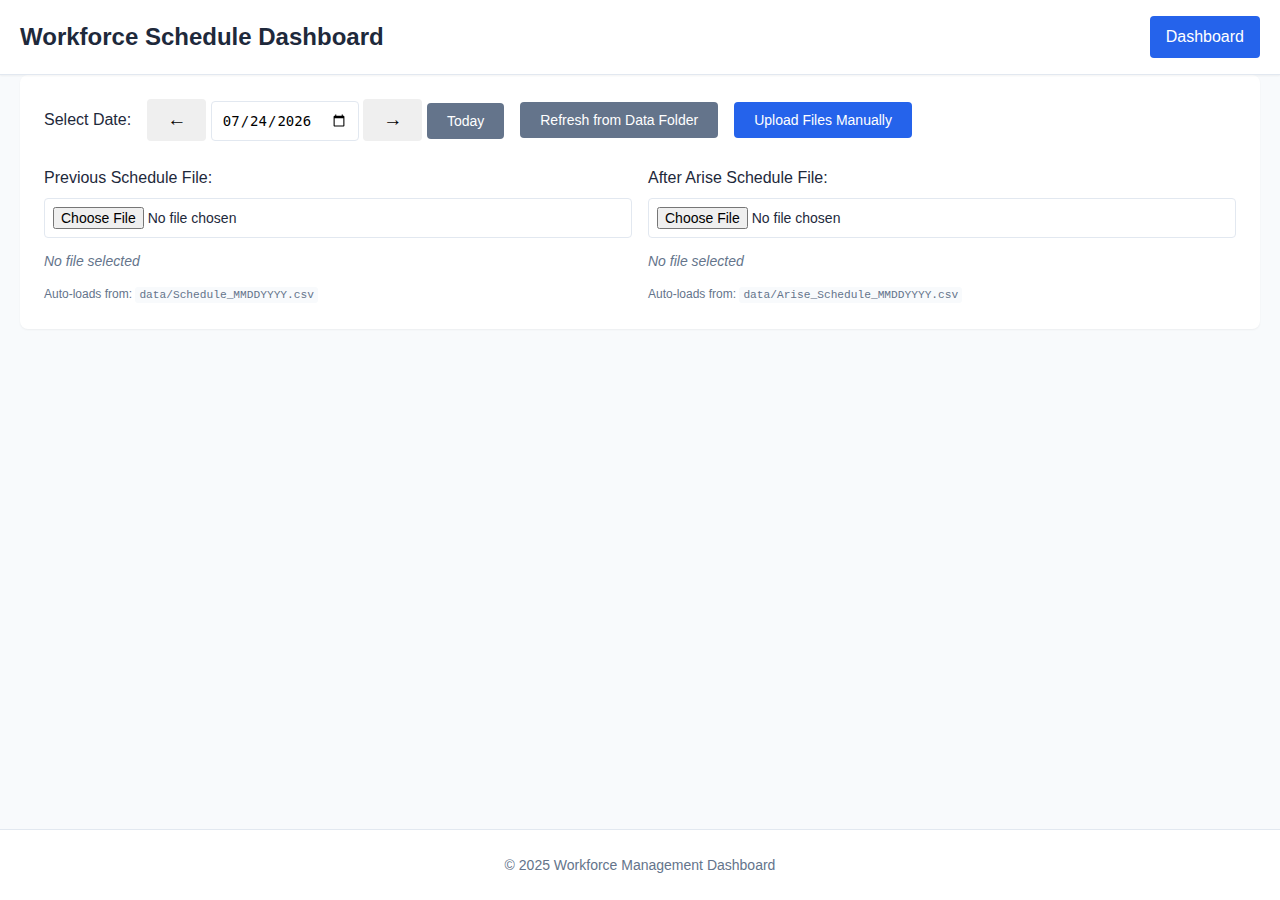
<file: index.html>
<!DOCTYPE html>
<html lang="en">
<head>
    <meta charset="UTF-8">
    <meta name="viewport" content="width=device-width, initial-scale=1.0">
    <title>Workforce Schedule Dashboard</title>
    <link rel="stylesheet" href="css/styles.css">
    <link rel="stylesheet" href="css/dashboard.css">
</head>
<body>
    <header class="main-header">
        <div class="container">
            <h1>Workforce Schedule Dashboard</h1>
            <nav>
                <a href="index.html" class="nav-link active">Dashboard</a>
            </nav>
        </div>
    </header>

    <main class="container">
        <section class="controls-section">
            <div class="date-selector-container">
                <label for="datePicker">Select Date:</label>
                <div class="date-navigation">
                    <button type="button" id="prevDayBtn" class="btn btn-icon" title="Previous Day">
                        <span style="font-size: 1.2rem;">←</span>
                    </button>
                    <input type="date" id="datePicker" class="date-input">
                    <button type="button" id="nextDayBtn" class="btn btn-icon" title="Next Day">
                        <span style="font-size: 1.2rem;">→</span>
                    </button>
                    <button type="button" id="todayBtn" class="btn btn-secondary" title="Go to Today">Today</button>
                </div>
                <button id="refreshDataBtn" class="btn btn-secondary">Refresh from Data Folder</button>
                <button id="loadDataBtn" class="btn btn-primary">Upload Files Manually</button>
            </div>
            
            <div class="file-upload-container">
                <div class="file-upload-group">
                    <label for="scheduleFile">Previous Schedule File:</label>
                    <input type="file" id="scheduleFile" accept=".csv" class="file-input">
                    <span class="file-name" id="scheduleFileName">No file selected</span>
                    <small class="file-help">Auto-loads from: <code>data/Schedule_MMDDYYYY.csv</code></small>
                </div>
                <div class="file-upload-group">
                    <label for="ariseFile">After Arise Schedule File:</label>
                    <input type="file" id="ariseFile" accept=".csv" class="file-input">
                    <span class="file-name" id="ariseFileName">No file selected</span>
                    <small class="file-help">Auto-loads from: <code>data/Arise_Schedule_MMDDYYYY.csv</code></small>
                </div>
            </div>

        </section>

        <!-- Filters Section -->
        <section class="filters-section" id="filtersSection" style="display: none;">
            <div class="filters-header">
                <div>
                    <h3>Dashboard Filters</h3>
                    <p>Select one or more filters using the checkboxes below. Use “Select All” or “Clear” for quick changes.</p>
                </div>
                <div class="filters-actions">
                    <button class="btn btn-secondary" id="clearFiltersBtn" type="button">Clear Filters</button>
                </div>
            </div>

            <div class="filters-grid">
                <div class="filter-card" data-filter="teams">
                    <div class="filter-card-header">
                        <div>
                            <label>Teams</label>
                            <small>Choose one or more teams</small>
                        </div>
                        <div class="filter-card-actions">
                            <button type="button" class="btn btn-link filter-select-all" data-filter-key="teams">Select All</button>
                            <button type="button" class="btn btn-link filter-clear" data-filter-key="teams">Clear</button>
                        </div>
                    </div>
                    <div class="filter-options" id="teamFilterOptions"></div>
                </div>

                <div class="filter-card" data-filter="states">
                    <div class="filter-card-header">
                        <div>
                            <label>Schedule States</label>
                            <small>Filter by specific schedule states</small>
                        </div>
                        <div class="filter-card-actions">
                            <button type="button" class="btn btn-link filter-select-all" data-filter-key="states">Select All</button>
                            <button type="button" class="btn btn-link filter-clear" data-filter-key="states">Clear</button>
                        </div>
                    </div>
                    <div class="filter-options" id="stateFilterOptions"></div>
                </div>

                <div class="filter-card" data-filter="categories">
                    <div class="filter-card-header">
                        <div>
                            <label>Schedule State Type (Category)</label>
                            <small>Breaks, meetings, training, etc.</small>
                        </div>
                        <div class="filter-card-actions">
                            <button type="button" class="btn btn-link filter-select-all" data-filter-key="categories">Select All</button>
                            <button type="button" class="btn btn-link filter-clear" data-filter-key="categories">Clear</button>
                        </div>
                    </div>
                    <div class="filter-options" id="categoryFilterOptions"></div>
                </div>

                <div class="filter-card" data-filter="groups">
                    <div class="filter-card-header">
                        <div>
                            <label>Schedule State Group</label>
                            <small>Focus on specific dashboard groups</small>
                        </div>
                        <div class="filter-card-actions">
                            <button type="button" class="btn btn-link filter-select-all" data-filter-key="groups">Select All</button>
                            <button type="button" class="btn btn-link filter-clear" data-filter-key="groups">Clear</button>
                        </div>
                    </div>
                    <div class="filter-options" id="groupFilterOptions"></div>
                </div>
            </div>

            <small class="filter-hint">Filters apply immediately when you change a selection.</small>
        </section>

        <!-- Dashboard Toggle Bar -->
        <section class="dashboard-toggle-bar" id="dashboardToggleBar" style="display: none;">
            <div class="toggle-bar-header">
                <div>
                    <h3>Dashboard Visibility</h3>
                    <p>Quickly show or hide entire dashboard groups.</p>
                </div>
                <div class="toggle-bar-actions">
                    <button type="button" class="btn btn-secondary" id="showAllDashboardsBtn">Show All</button>
                    <button type="button" class="btn btn-secondary" id="hideAllDashboardsBtn">Hide All</button>
                </div>
            </div>
            <div class="dashboard-toggle-pills" id="dashboardTogglePills">
                <!-- Pills injected dynamically -->
            </div>
        </section>

        <section class="loading-section" id="loadingSection" style="display: none;">
            <div class="loading-spinner"></div>
            <p>Processing schedule data...</p>
        </section>

        <section class="error-section" id="errorSection" style="display: none;">
            <div class="error-message" id="errorMessage"></div>
        </section>

        <section class="dashboards-container" id="dashboardsContainer" style="display: none;">
            <!-- Multiple dashboards will be dynamically inserted here, one per Schedule State Group -->
        </section>
    </main>

    <footer class="main-footer">
        <div class="container">
            <p>&copy; 2025 Workforce Management Dashboard</p>
        </div>
    </footer>

    <script src="lib/papaparse.min.js"></script>
    <script src="js/dateUtils.js"></script>
    <script src="js/stateConfig.js"></script>
    <script src="js/csvParser.js"></script>
    <script src="js/dataProcessor.js"></script>
    <script src="js/dashboardRenderer.js"></script>
    <script src="js/app.js"></script>
</body>
</html>
</file>
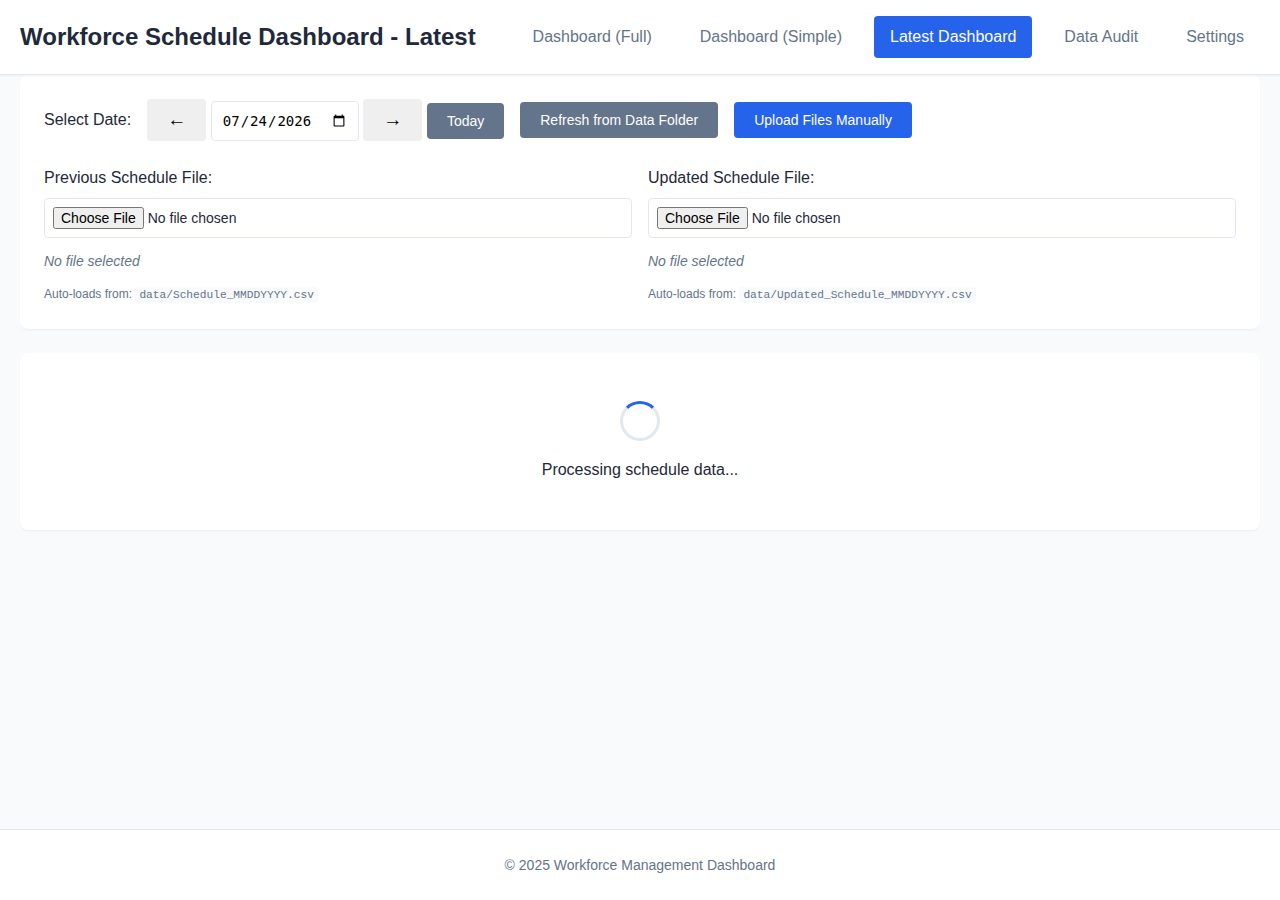
<file: dashboard-latest.html>
<!DOCTYPE html>
<html lang="en">
<head>
    <meta charset="UTF-8">
    <meta name="viewport" content="width=device-width, initial-scale=1.0">
    <title>Workforce Schedule Dashboard - Latest</title>
    <link rel="stylesheet" href="css/styles.css">
    <link rel="stylesheet" href="css/dashboard.css">
</head>
<body>
    <header class="main-header">
        <div class="container">
            <h1>Workforce Schedule Dashboard - Latest</h1>
            <nav>
                <a href="index.html" class="nav-link">Dashboard (Full)</a>
                <a href="dashboard-simple.html" class="nav-link">Dashboard (Simple)</a>
                <a href="dashboard-latest.html" class="nav-link active">Latest Dashboard</a>
                <a href="audit.html" class="nav-link">Data Audit</a>
                <a href="settings.html" class="nav-link">Settings</a>
            </nav>
        </div>
    </header>

    <main class="container">
        <section class="controls-section">
            <div class="date-selector-container">
                <label for="datePicker">Select Date:</label>
                <div class="date-navigation">
                    <button type="button" id="prevDayBtn" class="btn btn-icon" title="Previous Day">
                        <span style="font-size: 1.2rem;">←</span>
                    </button>
                    <input type="date" id="datePicker" class="date-input">
                    <button type="button" id="nextDayBtn" class="btn btn-icon" title="Next Day">
                        <span style="font-size: 1.2rem;">→</span>
                    </button>
                    <button type="button" id="todayBtn" class="btn btn-secondary" title="Go to Today">Today</button>
                </div>
                <button id="refreshDataBtn" class="btn btn-secondary">Refresh from Data Folder</button>
                <button id="loadDataBtn" class="btn btn-primary">Upload Files Manually</button>
            </div>
            
            <div class="file-upload-container">
                <div class="file-upload-group">
                    <label for="scheduleFile">Previous Schedule File:</label>
                    <input type="file" id="scheduleFile" accept=".csv" class="file-input">
                    <span class="file-name" id="scheduleFileName">No file selected</span>
                    <small class="file-help">Auto-loads from: <code>data/Schedule_MMDDYYYY.csv</code></small>
                </div>
                <div class="file-upload-group">
                    <label for="updatedFile">Updated Schedule File:</label>
                    <input type="file" id="updatedFile" accept=".csv" class="file-input">
                    <span class="file-name" id="updatedFileName">No file selected</span>
                    <small class="file-help">Auto-loads from: <code>data/Updated_Schedule_MMDDYYYY.csv</code></small>
                </div>
            </div>

        </section>

        <!-- Filters Section -->
        <section class="filters-section" id="filtersSection" style="display: none;">
            <div class="filters-header">
                <div>
                    <h3>Dashboard Filters</h3>
                    <p>Select one or more filters using the checkboxes below. Use "Select All" or "Clear" for quick changes.</p>
                </div>
                <div class="filters-actions">
                    <button class="btn btn-secondary" id="clearFiltersBtn" type="button">Clear Filters</button>
                </div>
            </div>

            <div class="filters-grid">
                <div class="filter-card" data-filter="teams">
                    <div class="filter-card-header">
                        <div>
                            <label>Teams</label>
                            <small>Choose one or more teams</small>
                        </div>
                        <div class="filter-card-actions">
                            <button type="button" class="btn btn-link filter-select-all" data-filter-key="teams">Select All</button>
                            <button type="button" class="btn btn-link filter-clear" data-filter-key="teams">Clear</button>
                        </div>
                    </div>
                    <div class="filter-options" id="teamFilterOptions"></div>
                </div>

                <div class="filter-card" data-filter="states">
                    <div class="filter-card-header">
                        <div>
                            <label>Schedule States</label>
                            <small>Filter by specific schedule states</small>
                        </div>
                        <div class="filter-card-actions">
                            <button type="button" class="btn btn-link filter-select-all" data-filter-key="states">Select All</button>
                            <button type="button" class="btn btn-link filter-clear" data-filter-key="states">Clear</button>
                        </div>
                    </div>
                    <div class="filter-options" id="stateFilterOptions"></div>
                </div>

                <div class="filter-card" data-filter="categories">
                    <div class="filter-card-header">
                        <div>
                            <label>Schedule State Type (Category)</label>
                            <small>Breaks, meetings, training, etc.</small>
                        </div>
                        <div class="filter-card-actions">
                            <button type="button" class="btn btn-link filter-select-all" data-filter-key="categories">Select All</button>
                            <button type="button" class="btn btn-link filter-clear" data-filter-key="categories">Clear</button>
                        </div>
                    </div>
                    <div class="filter-options" id="categoryFilterOptions"></div>
                </div>

                <div class="filter-card" data-filter="groups">
                    <div class="filter-card-header">
                        <div>
                            <label>Schedule State Group</label>
                            <small>Focus on specific dashboard groups</small>
                        </div>
                        <div class="filter-card-actions">
                            <button type="button" class="btn btn-link filter-select-all" data-filter-key="groups">Select All</button>
                            <button type="button" class="btn btn-link filter-clear" data-filter-key="groups">Clear</button>
                        </div>
                    </div>
                    <div class="filter-options" id="groupFilterOptions"></div>
                </div>
            </div>

            <small class="filter-hint">Filters apply immediately when you change a selection.</small>
        </section>

        <!-- Dashboard Toggle Bar -->
        <section class="dashboard-toggle-bar" id="dashboardToggleBar" style="display: none;">
            <div class="toggle-bar-header">
                <div>
                    <h3>Dashboard Visibility</h3>
                    <p>Quickly show or hide entire dashboard groups.</p>
                </div>
                <div class="toggle-bar-actions">
                    <button type="button" class="btn btn-secondary" id="showAllDashboardsBtn">Show All</button>
                    <button type="button" class="btn btn-secondary" id="hideAllDashboardsBtn">Hide All</button>
                </div>
            </div>
            <div class="dashboard-toggle-pills" id="dashboardTogglePills">
                <!-- Pills injected dynamically -->
            </div>
        </section>

        <section class="loading-section" id="loadingSection" style="display: none;">
            <div class="loading-spinner"></div>
            <p>Processing schedule data...</p>
        </section>

        <section class="error-section" id="errorSection" style="display: none;">
            <div class="error-message" id="errorMessage"></div>
        </section>

        <section class="dashboards-container" id="dashboardsContainer" style="display: none;">
            <!-- Multiple dashboards will be dynamically inserted here, one per Schedule State Group -->
        </section>
    </main>

    <footer class="main-footer">
        <div class="container">
            <p>&copy; 2025 Workforce Management Dashboard</p>
        </div>
    </footer>

    <script src="lib/papaparse.min.js"></script>
    <script src="js/dateUtils.js"></script>
    <script src="js/stateConfig-latest.js"></script>
    <script src="js/csvParser.js"></script>
    <script src="js/dataProcessor.js"></script>
    <script src="js/dashboardRenderer.js"></script>
    <script src="js/app-latest.js"></script>
</body>
</html>
</file>
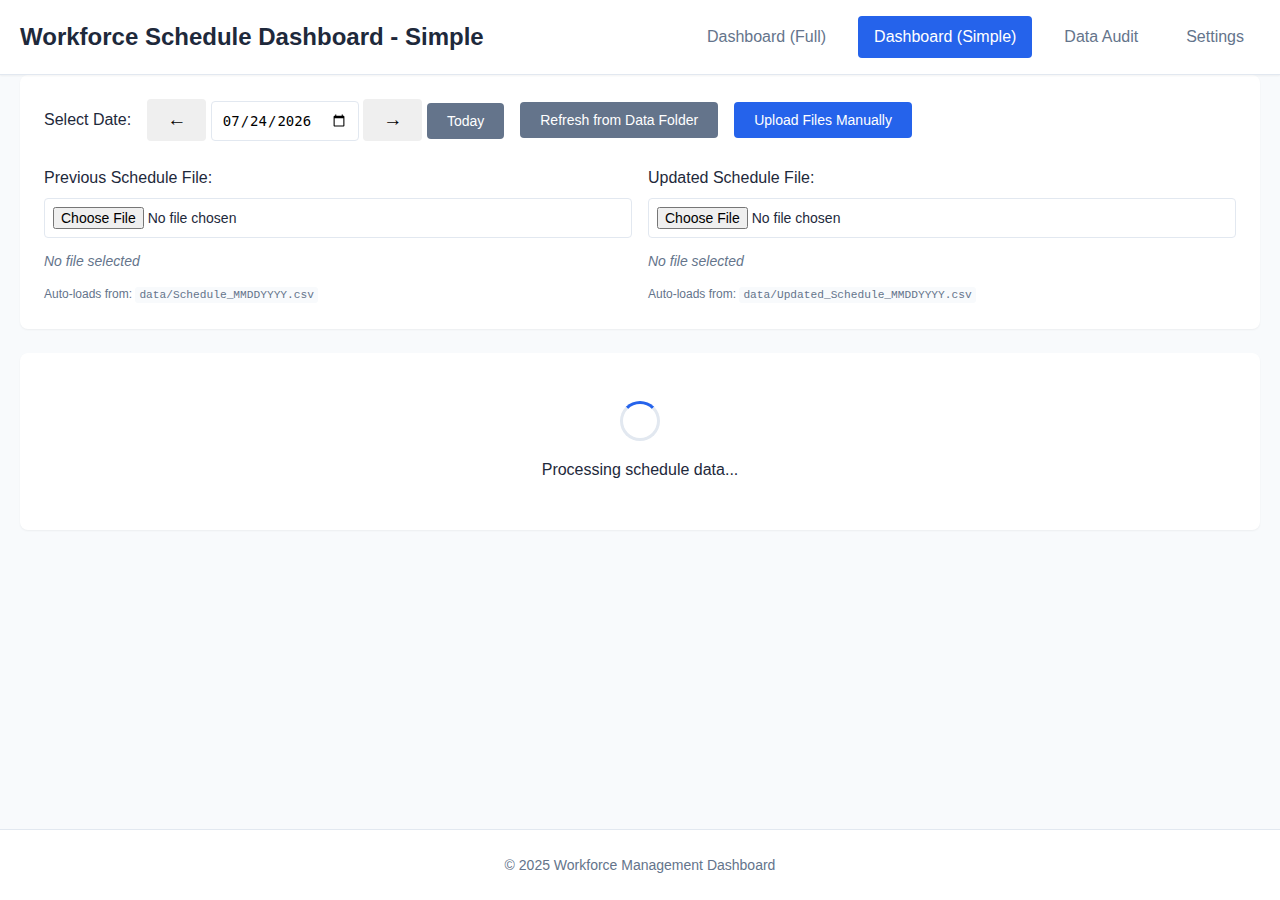
<file: dashboard-simple.html>
<!DOCTYPE html>
<html lang="en">
<head>
    <meta charset="UTF-8">
    <meta name="viewport" content="width=device-width, initial-scale=1.0">
    <title>Workforce Schedule Dashboard - Simple</title>
    <link rel="stylesheet" href="css/styles.css">
    <link rel="stylesheet" href="css/dashboard.css">
</head>
<body>
    <header class="main-header">
        <div class="container">
            <h1>Workforce Schedule Dashboard - Simple</h1>
            <nav>
                <a href="index.html" class="nav-link">Dashboard (Full)</a>
                <a href="dashboard-simple.html" class="nav-link active">Dashboard (Simple)</a>
                <a href="audit.html" class="nav-link">Data Audit</a>
                <a href="settings.html" class="nav-link">Settings</a>
            </nav>
        </div>
    </header>

    <main class="container">
        <section class="controls-section">
            <div class="date-selector-container">
                <label for="datePicker">Select Date:</label>
                <div class="date-navigation">
                    <button type="button" id="prevDayBtn" class="btn btn-icon" title="Previous Day">
                        <span style="font-size: 1.2rem;">←</span>
                    </button>
                    <input type="date" id="datePicker" class="date-input">
                    <button type="button" id="nextDayBtn" class="btn btn-icon" title="Next Day">
                        <span style="font-size: 1.2rem;">→</span>
                    </button>
                    <button type="button" id="todayBtn" class="btn btn-secondary" title="Go to Today">Today</button>
                </div>
                <button id="refreshDataBtn" class="btn btn-secondary">Refresh from Data Folder</button>
                <button id="loadDataBtn" class="btn btn-primary">Upload Files Manually</button>
            </div>
            
            <div class="file-upload-container">
                <div class="file-upload-group">
                    <label for="scheduleFile">Previous Schedule File:</label>
                    <input type="file" id="scheduleFile" accept=".csv" class="file-input">
                    <span class="file-name" id="scheduleFileName">No file selected</span>
                    <small class="file-help">Auto-loads from: <code>data/Schedule_MMDDYYYY.csv</code></small>
                </div>
                <div class="file-upload-group">
                    <label for="updatedFile">Updated Schedule File:</label>
                    <input type="file" id="updatedFile" accept=".csv" class="file-input">
                    <span class="file-name" id="updatedFileName">No file selected</span>
                    <small class="file-help">Auto-loads from: <code>data/Updated_Schedule_MMDDYYYY.csv</code></small>
                </div>
            </div>

        </section>

        <!-- Filters Section - Simplified (No Schedule States Filter) -->
        <section class="filters-section" id="filtersSection" style="display: none;">
            <div class="filters-header">
                <div>
                    <h3>Dashboard Filters</h3>
                    <p>Filter by team, category, or group. Schedule state filtering is disabled in this simplified view.</p>
                </div>
                <div class="filters-actions">
                    <button class="btn btn-secondary" id="clearFiltersBtn" type="button">Clear Filters</button>
                </div>
            </div>

            <div class="filters-grid">
                <div class="filter-card" data-filter="teams">
                    <div class="filter-card-header">
                        <div>
                            <label>Teams</label>
                            <small>Choose one or more teams</small>
                        </div>
                        <div class="filter-card-actions">
                            <button type="button" class="btn btn-link filter-select-all" data-filter-key="teams">Select All</button>
                            <button type="button" class="btn btn-link filter-clear" data-filter-key="teams">Clear</button>
                        </div>
                    </div>
                    <div class="filter-options" id="teamFilterOptions"></div>
                </div>

                <div class="filter-card" data-filter="categories">
                    <div class="filter-card-header">
                        <div>
                            <label>Schedule State Type (Category)</label>
                            <small>Breaks, meetings, training, etc.</small>
                        </div>
                        <div class="filter-card-actions">
                            <button type="button" class="btn btn-link filter-select-all" data-filter-key="categories">Select All</button>
                            <button type="button" class="btn btn-link filter-clear" data-filter-key="categories">Clear</button>
                        </div>
                    </div>
                    <div class="filter-options" id="categoryFilterOptions"></div>
                </div>

                <div class="filter-card" data-filter="groups">
                    <div class="filter-card-header">
                        <div>
                            <label>Schedule State Group</label>
                            <small>Focus on specific dashboard groups</small>
                        </div>
                        <div class="filter-card-actions">
                            <button type="button" class="btn btn-link filter-select-all" data-filter-key="groups">Select All</button>
                            <button type="button" class="btn btn-link filter-clear" data-filter-key="groups">Clear</button>
                        </div>
                    </div>
                    <div class="filter-options" id="groupFilterOptions"></div>
                </div>
            </div>

            <small class="filter-hint">Filters apply immediately when you change a selection.</small>
        </section>

        <!-- Dashboard Toggle Bar -->
        <section class="dashboard-toggle-bar" id="dashboardToggleBar" style="display: none;">
            <div class="toggle-bar-header">
                <div>
                    <h3>Dashboard Visibility</h3>
                    <p>Quickly show or hide entire dashboard groups.</p>
                </div>
                <div class="toggle-bar-actions">
                    <button type="button" class="btn btn-secondary" id="showAllDashboardsBtn">Show All</button>
                    <button type="button" class="btn btn-secondary" id="hideAllDashboardsBtn">Hide All</button>
                </div>
            </div>
            <div class="dashboard-toggle-pills" id="dashboardTogglePills">
                <!-- Pills injected dynamically -->
            </div>
        </section>

        <section class="loading-section" id="loadingSection" style="display: none;">
            <div class="loading-spinner"></div>
            <p>Processing schedule data...</p>
        </section>

        <section class="error-section" id="errorSection" style="display: none;">
            <div class="error-message" id="errorMessage"></div>
        </section>

        <section class="dashboards-container" id="dashboardsContainer" style="display: none;">
            <!-- Multiple dashboards will be dynamically inserted here, one per Schedule State Group -->
        </section>
    </main>

    <footer class="main-footer">
        <div class="container">
            <p>&copy; 2025 Workforce Management Dashboard</p>
        </div>
    </footer>

    <script src="lib/papaparse.min.js"></script>
    <script src="js/dateUtils.js"></script>
    <script src="js/stateConfig.js"></script>
    <script src="js/csvParser.js"></script>
    <script src="js/dataProcessor.js"></script>
    <script src="js/dashboardRenderer.js"></script>
    <script src="js/app-simple.js"></script>
</body>
</html>
</file>
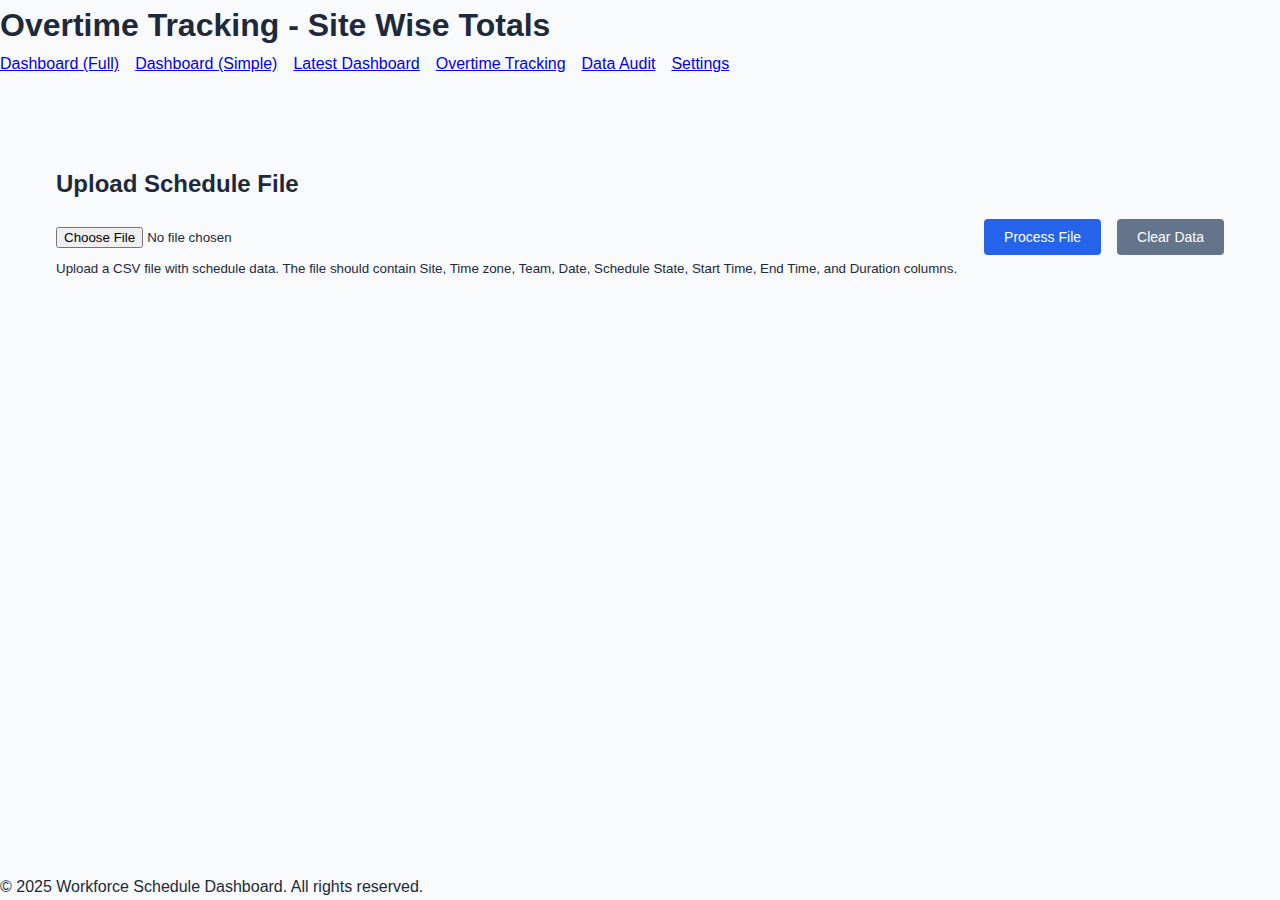
<file: overtime-tracking.html>
<!DOCTYPE html>
<html lang="en">
<head>
    <meta charset="UTF-8">
    <meta name="viewport" content="width=device-width, initial-scale=1.0">
    <title>Overtime Tracking - Site Wise Totals</title>
    <link rel="stylesheet" href="css/styles.css">
    <style>
        .overtime-container {
            max-width: 1400px;
            margin: 0 auto;
            padding: 2rem;
        }
        .upload-section {
            background: var(--card-background);
            border-radius: var(--radius);
            padding: 1.5rem;
            margin-bottom: 2rem;
            box-shadow: var(--shadow);
        }
        .upload-section h2 {
            margin-top: 0;
            margin-bottom: 1rem;
        }
        .file-input-wrapper {
            display: flex;
            gap: 1rem;
            align-items: center;
            flex-wrap: wrap;
        }
        .file-input-wrapper input[type="file"] {
            flex: 1;
            min-width: 200px;
        }
        .overtime-table-container {
            background: var(--card-background);
            border-radius: var(--radius);
            padding: 1.5rem;
            box-shadow: var(--shadow);
            overflow-x: auto;
        }
        .overtime-table {
            width: 100%;
            border-collapse: collapse;
            font-size: 0.9rem;
        }
        .overtime-table th,
        .overtime-table td {
            padding: 0.75rem;
            text-align: center;
            border: 1px solid var(--border-color);
        }
        .overtime-table th {
            background: var(--primary-color);
            color: white;
            font-weight: 600;
            position: sticky;
            top: 0;
            z-index: 10;
        }
        .overtime-table th.date-header {
            background: var(--secondary-color);
        }
        .overtime-table td {
            background: var(--background);
        }
        .overtime-table tr:nth-child(even) td {
            background: var(--card-background);
        }
        .overtime-table tr:hover td {
            background: var(--hover-background);
        }
        .site-column {
            font-weight: 500;
        }
        .requirement-input {
            width: 80px;
            padding: 0.5rem;
            border: 1px solid var(--border-color);
            border-radius: var(--radius-sm);
            text-align: center;
            font-size: 0.9rem;
        }
        .requirement-input:focus {
            outline: none;
            border-color: var(--primary-color);
            box-shadow: 0 0 0 2px rgba(var(--primary-color-rgb), 0.2);
        }
        .percentage-cell {
            font-weight: 600;
        }
        .percentage-cell.positive {
            color: var(--success-color);
        }
        .percentage-cell.negative {
            color: var(--danger-color);
        }
        .total-row {
            font-weight: 700;
            background: var(--primary-color) !important;
            color: white;
        }
        .total-row td {
            background: var(--primary-color) !important;
            color: white;
        }
        .loading-message {
            text-align: center;
            padding: 2rem;
            color: var(--text-secondary);
            font-style: italic;
        }
        .error-message {
            background: var(--danger-color);
            color: white;
            padding: 1rem;
            border-radius: var(--radius);
            margin-bottom: 1rem;
        }
        .info-message {
            background: var(--info-color, #e3f2fd);
            color: var(--text-primary);
            padding: 1rem;
            border-radius: var(--radius);
            margin-bottom: 1rem;
            border-left: 4px solid var(--primary-color);
        }
    </style>
</head>
<body>
    <header>
        <div class="header-content">
            <h1>Overtime Tracking - Site Wise Totals</h1>
            <nav>
                <a href="index.html">Dashboard (Full)</a>
                <a href="dashboard-simple.html">Dashboard (Simple)</a>
                <a href="dashboard-latest.html">Latest Dashboard</a>
                <a href="overtime-tracking.html" class="active">Overtime Tracking</a>
                <a href="audit.html">Data Audit</a>
                <a href="settings.html">Settings</a>
            </nav>
        </div>
    </header>

    <main>
        <div class="overtime-container">
            <div class="upload-section">
                <h2>Upload Schedule File</h2>
                <div class="file-input-wrapper">
                    <input type="file" id="scheduleFileInput" accept=".csv" />
                    <button class="btn btn-primary" id="processFileBtn" type="button">Process File</button>
                    <button class="btn btn-secondary" id="clearDataBtn" type="button">Clear Data</button>
                </div>
                <small class="text-muted">Upload a CSV file with schedule data. The file should contain Site, Time zone, Team, Date, Schedule State, Start Time, End Time, and Duration columns.</small>
            </div>

            <div id="errorContainer"></div>
            <div id="infoContainer"></div>

            <div class="overtime-table-container" id="tableContainer" style="display: none;">
                <h2>Overtime Totals by Site and Date (EST)</h2>
                <div id="tableContent"></div>
            </div>

            <div id="loadingMessage" class="loading-message" style="display: none;">
                Processing schedule data...
            </div>
        </div>
    </main>

    <footer>
        <p>&copy; 2025 Workforce Schedule Dashboard. All rights reserved.</p>
    </footer>

    <script src="lib/papaparse.min.js"></script>
    <script src="js/dateUtils.js"></script>
    <script src="js/overtimeApp.js"></script>
</body>
</html>
</file>
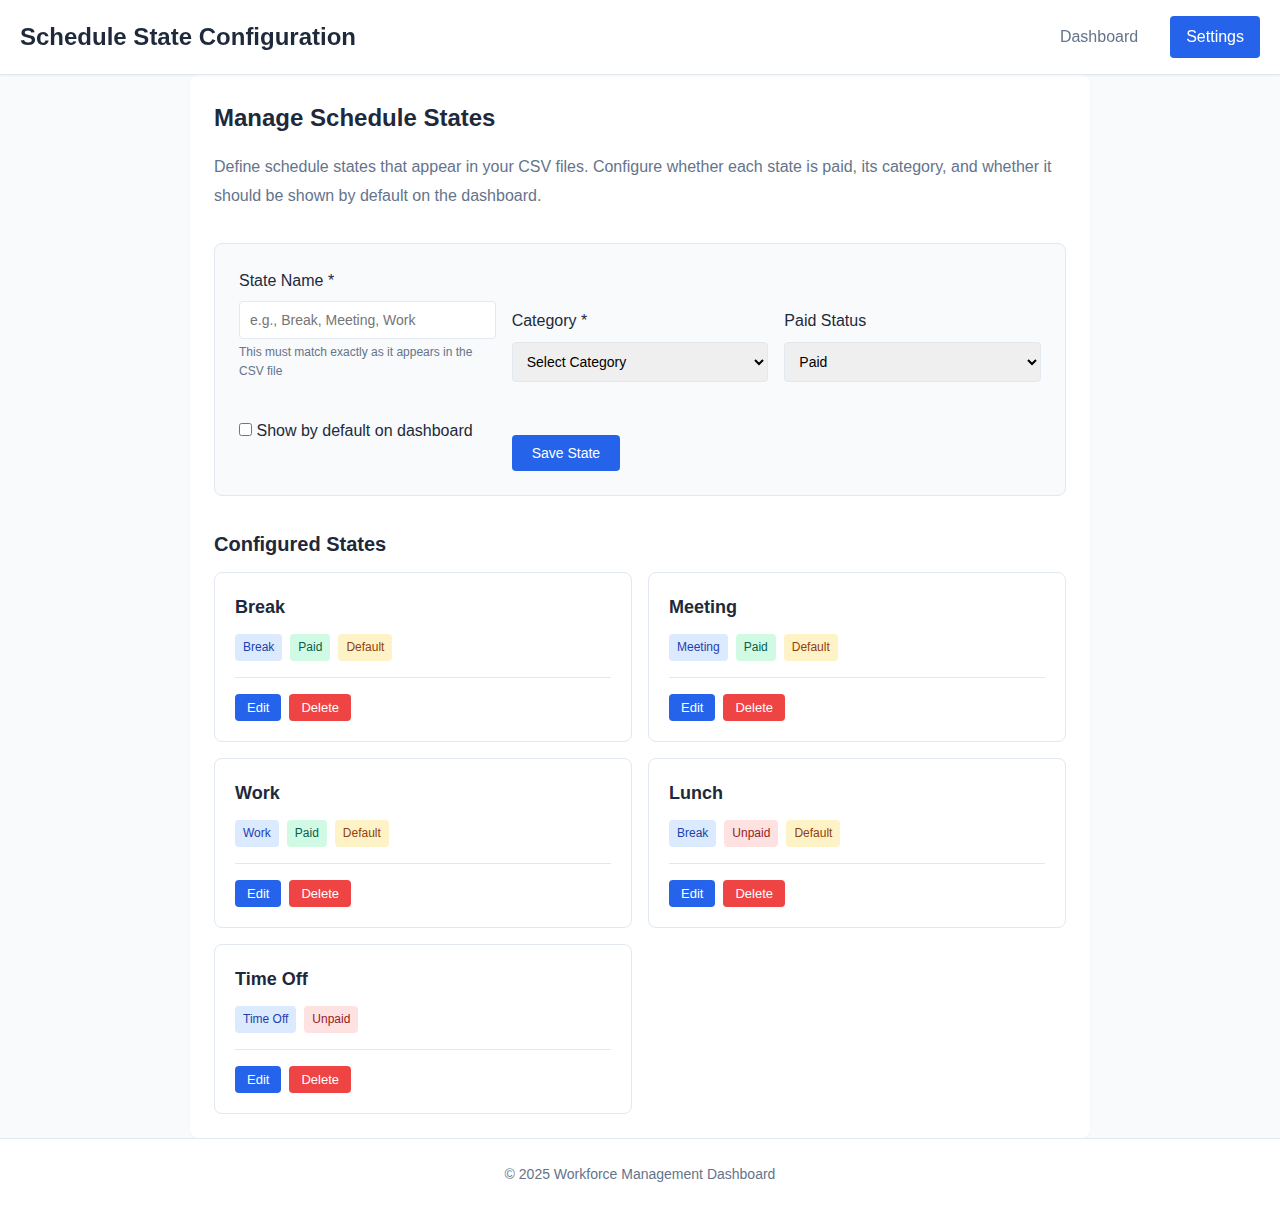
<file: settings.html>
<!DOCTYPE html>
<html lang="en">
<head>
    <meta charset="UTF-8">
    <meta name="viewport" content="width=device-width, initial-scale=1.0">
    <title>Schedule State Configuration</title>
    <link rel="stylesheet" href="css/styles.css">
    <link rel="stylesheet" href="css/dashboard.css">
</head>
<body>
    <header class="main-header">
        <div class="container">
            <h1>Schedule State Configuration</h1>
            <nav>
                <a href="index.html" class="nav-link">Dashboard</a>
                <a href="settings.html" class="nav-link active">Settings</a>
            </nav>
        </div>
    </header>

    <main class="container">
        <section class="settings-section">
            <h2>Manage Schedule States</h2>
            <p class="settings-description">
                Define schedule states that appear in your CSV files. Configure whether each state is paid, 
                its category, and whether it should be shown by default on the dashboard.
            </p>

            <div class="state-form-container">
                <form id="stateForm" class="state-form">
                    <div class="form-group">
                        <label for="stateName">State Name *</label>
                        <input type="text" id="stateName" required placeholder="e.g., Break, Meeting, Work">
                        <small>This must match exactly as it appears in the CSV file</small>
                    </div>

                    <div class="form-group">
                        <label for="stateCategory">Category *</label>
                        <select id="stateCategory" required>
                            <option value="">Select Category</option>
                            <option value="Break">Break</option>
                            <option value="Meeting">Meeting</option>
                            <option value="Work">Work</option>
                            <option value="Time Off">Time Off</option>
                            <option value="Other">Other</option>
                        </select>
                    </div>

                    <div class="form-group">
                        <label for="isPaid">Paid Status</label>
                        <select id="isPaid" required>
                            <option value="true">Paid</option>
                            <option value="false">Unpaid</option>
                        </select>
                    </div>

                    <div class="form-group">
                        <label class="checkbox-label">
                            <input type="checkbox" id="isDefault">
                            <span>Show by default on dashboard</span>
                        </label>
                    </div>

                    <div class="form-actions">
                        <button type="submit" class="btn btn-primary" id="saveStateBtn">Save State</button>
                        <button type="button" class="btn btn-secondary" id="cancelEditBtn" style="display: none;">Cancel</button>
                    </div>
                </form>
            </div>

            <div class="states-list-container">
                <h3>Configured States</h3>
                <div id="statesList" class="states-list">
                    <!-- Dynamic state cards will be inserted here -->
                </div>
            </div>
        </section>
    </main>

    <footer class="main-footer">
        <div class="container">
            <p>&copy; 2025 Workforce Management Dashboard</p>
        </div>
    </footer>

    <script src="js/stateConfig.js"></script>
    <script>
        // Settings page specific script
        let editingStateId = null;

        document.addEventListener('DOMContentLoaded', function() {
            const form = document.getElementById('stateForm');
            const statesList = document.getElementById('statesList');
            const cancelBtn = document.getElementById('cancelEditBtn');

            function renderStates() {
                const states = StateConfig.getAllStates();
                statesList.innerHTML = '';

                if (states.length === 0) {
                    statesList.innerHTML = '<p class="no-states">No states configured yet. Add your first state above.</p>';
                    return;
                }

                states.forEach(state => {
                    const card = document.createElement('div');
                    card.className = 'state-card';
                    card.innerHTML = `
                        <div class="state-card-header">
                            <h4>${state.name}</h4>
                            <div class="state-badges">
                                <span class="badge badge-category">${state.category}</span>
                                <span class="badge ${state.isPaid ? 'badge-paid' : 'badge-unpaid'}">
                                    ${state.isPaid ? 'Paid' : 'Unpaid'}
                                </span>
                                ${state.isDefault ? '<span class="badge badge-default">Default</span>' : ''}
                            </div>
                        </div>
                        <div class="state-card-actions">
                            <button class="btn btn-small btn-edit" data-id="${state.id}">Edit</button>
                            <button class="btn btn-small btn-delete" data-id="${state.id}">Delete</button>
                        </div>
                    `;
                    statesList.appendChild(card);
                });

                // Add event listeners
                document.querySelectorAll('.btn-edit').forEach(btn => {
                    btn.addEventListener('click', function() {
                        const stateId = this.getAttribute('data-id');
                        editState(stateId);
                    });
                });

                document.querySelectorAll('.btn-delete').forEach(btn => {
                    btn.addEventListener('click', function() {
                        const stateId = this.getAttribute('data-id');
                        if (confirm('Are you sure you want to delete this state?')) {
                            StateConfig.deleteState(stateId);
                            renderStates();
                        }
                    });
                });
            }

            function editState(stateId) {
                const state = StateConfig.getState(stateId);
                if (!state) return;

                editingStateId = stateId;
                document.getElementById('stateName').value = state.name;
                document.getElementById('stateCategory').value = state.category;
                document.getElementById('isPaid').value = state.isPaid.toString();
                document.getElementById('isDefault').checked = state.isDefault;
                document.getElementById('saveStateBtn').textContent = 'Update State';
                cancelBtn.style.display = 'inline-block';
                document.getElementById('stateName').focus();
            }

            function resetForm() {
                editingStateId = null;
                form.reset();
                document.getElementById('saveStateBtn').textContent = 'Save State';
                cancelBtn.style.display = 'none';
            }

            form.addEventListener('submit', function(e) {
                e.preventDefault();
                const stateData = {
                    name: document.getElementById('stateName').value.trim(),
                    category: document.getElementById('stateCategory').value,
                    isPaid: document.getElementById('isPaid').value === 'true',
                    isDefault: document.getElementById('isDefault').checked
                };

                if (editingStateId) {
                    StateConfig.updateState(editingStateId, stateData);
                } else {
                    StateConfig.addState(stateData);
                }

                resetForm();
                renderStates();
            });

            cancelBtn.addEventListener('click', resetForm);

            // Initial render
            renderStates();
        });
    </script>
</body>
</html>
</file>
<file: css/styles.css>
/* Global Styles */
* {
    margin: 0;
    padding: 0;
    box-sizing: border-box;
}

:root {
    --primary-color: #2563eb;
    --primary-dark: #1e40af;
    --secondary-color: #64748b;
    --success-color: #10b981;
    --warning-color: #f59e0b;
    --danger-color: #ef4444;
    --background: #f8fafc;
    --surface: #ffffff;
    --text-primary: #1e293b;
    --text-secondary: #64748b;
    --border-color: #e2e8f0;
    --shadow-sm: 0 1px 2px 0 rgba(0, 0, 0, 0.05);
    --shadow-md: 0 4px 6px -1px rgba(0, 0, 0, 0.1);
    --shadow-lg: 0 10px 15px -3px rgba(0, 0, 0, 0.1);
    --radius: 8px;
    --radius-sm: 4px;
}

body {
    font-family: -apple-system, BlinkMacSystemFont, 'Segoe UI', Roboto, 'Helvetica Neue', Arial, sans-serif;
    background-color: var(--background);
    color: var(--text-primary);
    line-height: 1.6;
    min-height: 100vh;
    display: flex;
    flex-direction: column;
}

.container {
    max-width: 1400px;
    margin: 0 auto;
    padding: 0 20px;
    width: 100%;
}

/* Header */
.main-header {
    background-color: var(--surface);
    border-bottom: 1px solid var(--border-color);
    box-shadow: var(--shadow-sm);
    padding: 1rem 0;
    position: sticky;
    top: 0;
    z-index: 100;
}

.main-header .container {
    display: flex;
    justify-content: space-between;
    align-items: center;
}

.main-header h1 {
    font-size: 1.5rem;
    font-weight: 600;
    color: var(--text-primary);
}

nav {
    display: flex;
    gap: 1rem;
}

.nav-link {
    padding: 0.5rem 1rem;
    text-decoration: none;
    color: var(--text-secondary);
    border-radius: var(--radius-sm);
    transition: all 0.2s;
    font-weight: 500;
}

.nav-link:hover {
    background-color: var(--background);
    color: var(--primary-color);
}

.nav-link.active {
    background-color: var(--primary-color);
    color: white;
}

/* Main Content */
main {
    flex: 1;
    padding: 2rem 0;
}

/* Footer */
.main-footer {
    background-color: var(--surface);
    border-top: 1px solid var(--border-color);
    padding: 1.5rem 0;
    margin-top: auto;
    text-align: center;
    color: var(--text-secondary);
    font-size: 0.875rem;
}

/* Buttons */
.btn {
    padding: 0.625rem 1.25rem;
    border: none;
    border-radius: var(--radius-sm);
    font-size: 0.875rem;
    font-weight: 500;
    cursor: pointer;
    transition: all 0.2s;
    display: inline-block;
    text-decoration: none;
}

.btn-primary {
    background-color: var(--primary-color);
    color: white;
}

.btn-primary:hover {
    background-color: var(--primary-dark);
}

.btn-secondary {
    background-color: var(--secondary-color);
    color: white;
}

.btn-secondary:hover {
    background-color: #475569;
}

.btn-small {
    padding: 0.375rem 0.75rem;
    font-size: 0.8125rem;
}

.btn-edit {
    background-color: var(--primary-color);
    color: white;
}

.btn-edit:hover {
    background-color: var(--primary-dark);
}

.btn-delete {
    background-color: var(--danger-color);
    color: white;
}

.btn-delete:hover {
    background-color: #dc2626;
}

/* Form Elements */
.form-group {
    margin-bottom: 1.25rem;
}

.form-group label {
    display: block;
    margin-bottom: 0.5rem;
    font-weight: 500;
    color: var(--text-primary);
}

.form-group input[type="text"],
.form-group input[type="date"],
.form-group select {
    width: 100%;
    padding: 0.625rem;
    border: 1px solid var(--border-color);
    border-radius: var(--radius-sm);
    font-size: 0.875rem;
    transition: border-color 0.2s;
}

.form-group input:focus,
.form-group select:focus {
    outline: none;
    border-color: var(--primary-color);
    box-shadow: 0 0 0 3px rgba(37, 99, 235, 0.1);
}

.form-group small {
    display: block;
    margin-top: 0.25rem;
    color: var(--text-secondary);
    font-size: 0.75rem;
}

.checkbox-label {
    display: flex;
    align-items: center;
    gap: 0.5rem;
    cursor: pointer;
}

.checkbox-label input[type="checkbox"] {
    width: auto;
    cursor: pointer;
}

/* Sections */
section {
    background-color: var(--surface);
    border-radius: var(--radius);
    padding: 1.5rem;
    margin-bottom: 1.5rem;
    box-shadow: var(--shadow-sm);
}

section h2 {
    margin-bottom: 1rem;
    color: var(--text-primary);
    font-size: 1.5rem;
}

section h3 {
    margin-bottom: 0.75rem;
    color: var(--text-primary);
    font-size: 1.25rem;
}

/* Loading Spinner */
.loading-spinner {
    border: 3px solid var(--border-color);
    border-top: 3px solid var(--primary-color);
    border-radius: 50%;
    width: 40px;
    height: 40px;
    animation: spin 1s linear infinite;
    margin: 0 auto 1rem;
}

@keyframes spin {
    0% { transform: rotate(0deg); }
    100% { transform: rotate(360deg); }
}

.loading-section {
    text-align: center;
    padding: 3rem;
}

/* Error Messages */
.error-section {
    padding: 1rem;
    background-color: #fef2f2;
    border: 1px solid #fecaca;
    border-radius: var(--radius-sm);
    margin-bottom: 1.5rem;
}

.error-message {
    color: var(--danger-color);
    font-weight: 500;
}

/* Badges */
.badge {
    display: inline-block;
    padding: 0.25rem 0.5rem;
    border-radius: var(--radius-sm);
    font-size: 0.75rem;
    font-weight: 500;
}

.badge-category {
    background-color: #dbeafe;
    color: #1e40af;
}

.badge-paid {
    background-color: #d1fae5;
    color: #065f46;
}

.badge-unpaid {
    background-color: #fee2e2;
    color: #991b1b;
}

.badge-default {
    background-color: #fef3c7;
    color: #92400e;
}

/* Responsive */
@media (max-width: 768px) {
    .main-header .container {
        flex-direction: column;
        gap: 1rem;
    }

    main {
        padding: 1rem 0;
    }

    section {
        padding: 1rem;
    }
}
</file>
<file: css/dashboard.css>
/* Dashboard Specific Styles */

/* Controls Section */
.controls-section {
    display: flex;
    flex-direction: column;
    gap: 1.5rem;
}

.date-selector-container {
    display: flex;
    align-items: center;
    gap: 1rem;
    flex-wrap: wrap;
}

.date-selector-container label {
    font-weight: 500;
    color: var(--text-primary);
}

.date-input {
    padding: 0.625rem;
    border: 1px solid var(--border-color);
    border-radius: var(--radius-sm);
    font-size: 0.875rem;
}

.file-upload-container {
    display: grid;
    grid-template-columns: repeat(auto-fit, minmax(300px, 1fr));
    gap: 1rem;
}

.file-upload-group {
    display: flex;
    flex-direction: column;
    gap: 0.5rem;
}

.file-upload-group label {
    font-weight: 500;
    color: var(--text-primary);
}

.file-input {
    padding: 0.5rem;
    border: 1px solid var(--border-color);
    border-radius: var(--radius-sm);
    font-size: 0.875rem;
    cursor: pointer;
}

.file-name {
    font-size: 0.875rem;
    color: var(--text-secondary);
    font-style: italic;
    display: block;
    margin-top: 0.25rem;
}

.file-help {
    display: block;
    margin-top: 0.25rem;
    font-size: 0.75rem;
    color: var(--text-secondary);
}

.file-help code {
    background-color: var(--background);
    padding: 0.125rem 0.25rem;
    border-radius: 3px;
    font-size: 0.7rem;
    font-family: 'Courier New', monospace;
}

.state-filter-container {
    display: flex;
    flex-direction: column;
    gap: 0.75rem;
}

.state-filter-container label {
    font-weight: 500;
    color: var(--text-primary);
}

.state-filters {
    display: flex;
    flex-wrap: wrap;
    gap: 1rem;
    padding: 1rem;
    background-color: var(--background);
    border-radius: var(--radius-sm);
}

.state-filter-item {
    display: flex;
    align-items: center;
    gap: 0.5rem;
}

.state-filter-item input[type="checkbox"] {
    width: auto;
    cursor: pointer;
}

.state-filter-item label {
    font-weight: normal;
    cursor: pointer;
    margin: 0;
}

/* Dashboard Section */
.dashboard-section {
    overflow-x: auto;
}

.dashboard-header {
    margin-bottom: 1.5rem;
    display: flex;
    justify-content: space-between;
    align-items: center;
    flex-wrap: wrap;
    gap: 1rem;
}

.dashboard-header h2 {
    margin: 0;
}

.summary-stats {
    display: flex;
    gap: 1rem;
    flex-wrap: wrap;
}

.stat-card {
    background-color: var(--background);
    padding: 0.75rem 1rem;
    border-radius: var(--radius-sm);
    border: 1px solid var(--border-color);
}

.stat-card .stat-label {
    font-size: 0.75rem;
    color: var(--text-secondary);
    margin-bottom: 0.25rem;
}

.stat-card .stat-value {
    font-size: 1.25rem;
    font-weight: 600;
    color: var(--text-primary);
}

.dashboard-container {
    display: grid;
    grid-template-columns: 1fr 1fr;
    gap: 1.5rem;
    min-width: 1200px;
}

.schedule-column {
    background-color: var(--background);
    border-radius: var(--radius);
    padding: 1rem;
    border: 1px solid var(--border-color);
}

.column-title {
    text-align: center;
    margin-bottom: 1rem;
    padding-bottom: 0.75rem;
    border-bottom: 2px solid var(--primary-color);
    color: var(--primary-color);
    font-weight: 600;
}

.table-container {
    overflow-x: auto;
    max-height: 70vh;
    overflow-y: auto;
}

.schedule-table {
    width: 100%;
    border-collapse: collapse;
    font-size: 0.8125rem;
    background-color: var(--surface);
}

.schedule-table thead {
    position: sticky;
    top: 0;
    background-color: var(--primary-color);
    color: white;
    z-index: 10;
}

.schedule-table th {
    padding: 0.75rem 0.5rem;
    text-align: left;
    font-weight: 600;
    border: 1px solid rgba(255, 255, 255, 0.2);
    white-space: nowrap;
}

.schedule-table th:first-child {
    position: sticky;
    left: 0;
    background-color: var(--primary-color);
    z-index: 11;
    min-width: 80px;
}

.schedule-table tbody tr {
    border-bottom: 1px solid var(--border-color);
    transition: background-color 0.2s;
}

.schedule-table tbody tr:hover {
    background-color: var(--background);
}

.schedule-table td {
    padding: 0.625rem 0.5rem;
    border: 1px solid var(--border-color);
    text-align: center;
}

.schedule-table td:first-child {
    position: sticky;
    left: 0;
    background-color: var(--surface);
    z-index: 5;
    font-weight: 500;
    text-align: left;
    min-width: 80px;
}

.schedule-table tbody tr:hover td:first-child {
    background-color: var(--background);
}

.state-cell {
    display: flex;
    flex-direction: column;
    gap: 0.25rem;
    min-width: 100px;
}

.state-duration {
    font-weight: 600;
    color: var(--text-primary);
}

.state-count {
    font-size: 0.75rem;
    color: var(--text-secondary);
}

.interval-time {
    font-weight: 500;
    color: var(--text-primary);
}

/* Settings Page Styles */
.settings-section {
    max-width: 900px;
    margin: 0 auto;
}

.settings-description {
    color: var(--text-secondary);
    margin-bottom: 2rem;
    line-height: 1.8;
}

.state-form-container {
    background-color: var(--background);
    padding: 1.5rem;
    border-radius: var(--radius);
    margin-bottom: 2rem;
    border: 1px solid var(--border-color);
}

.state-form {
    display: grid;
    grid-template-columns: repeat(auto-fit, minmax(200px, 1fr));
    gap: 1rem;
    align-items: end;
}

.form-actions {
    display: flex;
    gap: 0.75rem;
    align-items: center;
}

.states-list-container {
    margin-top: 2rem;
}

.states-list {
    display: grid;
    grid-template-columns: repeat(auto-fill, minmax(300px, 1fr));
    gap: 1rem;
}

.state-card {
    background-color: var(--surface);
    border: 1px solid var(--border-color);
    border-radius: var(--radius);
    padding: 1.25rem;
    transition: box-shadow 0.2s;
}

.state-card:hover {
    box-shadow: var(--shadow-md);
}

.state-card-header {
    margin-bottom: 1rem;
}

.state-card-header h4 {
    margin-bottom: 0.75rem;
    color: var(--text-primary);
    font-size: 1.125rem;
}

.state-badges {
    display: flex;
    flex-wrap: wrap;
    gap: 0.5rem;
}

.state-card-actions {
    display: flex;
    gap: 0.5rem;
    padding-top: 1rem;
    border-top: 1px solid var(--border-color);
}

.no-states {
    text-align: center;
    padding: 3rem;
    color: var(--text-secondary);
    font-style: italic;
}

/* Responsive Dashboard */
@media (max-width: 1400px) {
    .dashboard-container {
        grid-template-columns: 1fr;
        min-width: auto;
    }
}

@media (max-width: 768px) {
    .dashboard-container {
        grid-template-columns: 1fr;
    }

    .state-form {
        grid-template-columns: 1fr;
    }

    .states-list {
        grid-template-columns: 1fr;
    }

    .file-upload-container {
        grid-template-columns: 1fr;
    }

    .date-selector-container {
        flex-direction: column;
        align-items: stretch;
    }

    .date-selector-container > * {
        width: 100%;
    }
}

/* Scrollbar Styling */
.table-container::-webkit-scrollbar,
.dashboard-section::-webkit-scrollbar {
    height: 8px;
    width: 8px;
}

.table-container::-webkit-scrollbar-track,
.dashboard-section::-webkit-scrollbar-track {
    background: var(--background);
}

.table-container::-webkit-scrollbar-thumb,
.dashboard-section::-webkit-scrollbar-thumb {
    background: var(--border-color);
    border-radius: 4px;
}

.table-container::-webkit-scrollbar-thumb:hover,
.dashboard-section::-webkit-scrollbar-thumb:hover {
    background: var(--secondary-color);
}
</file>
